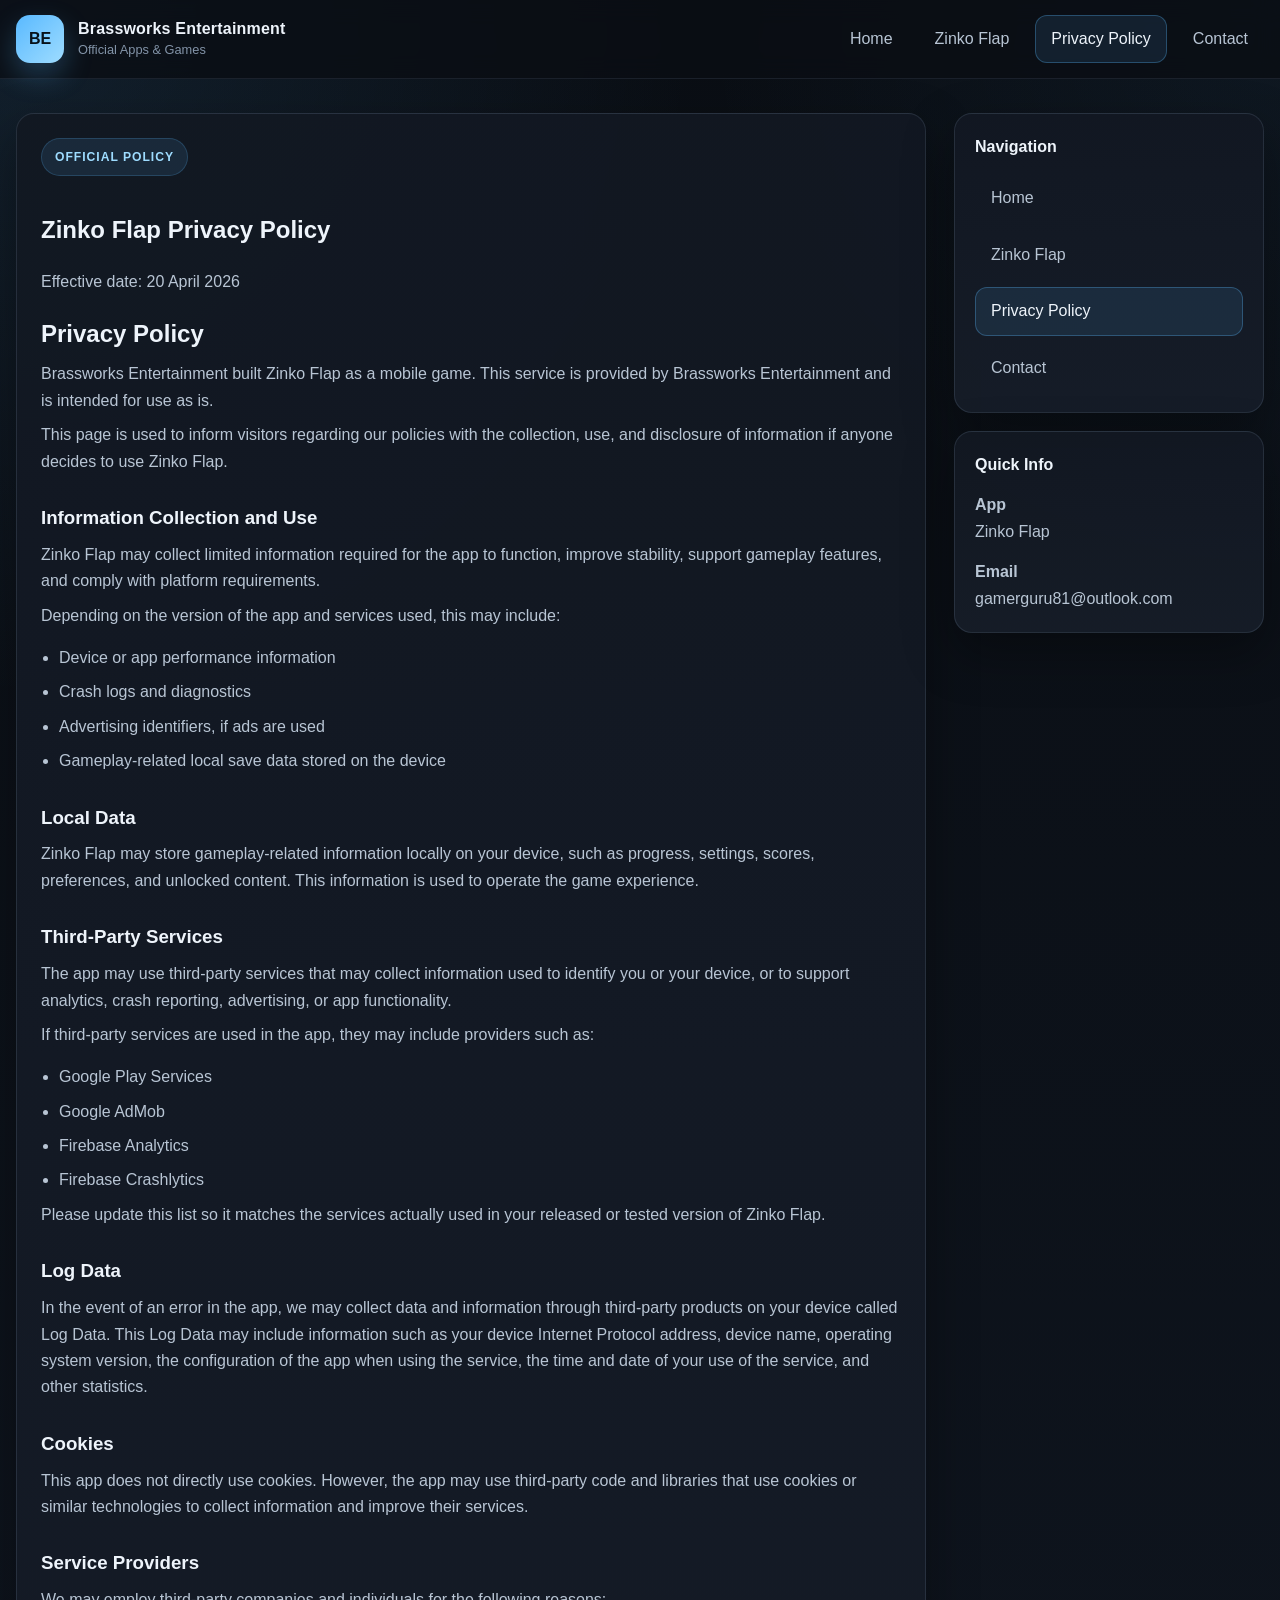
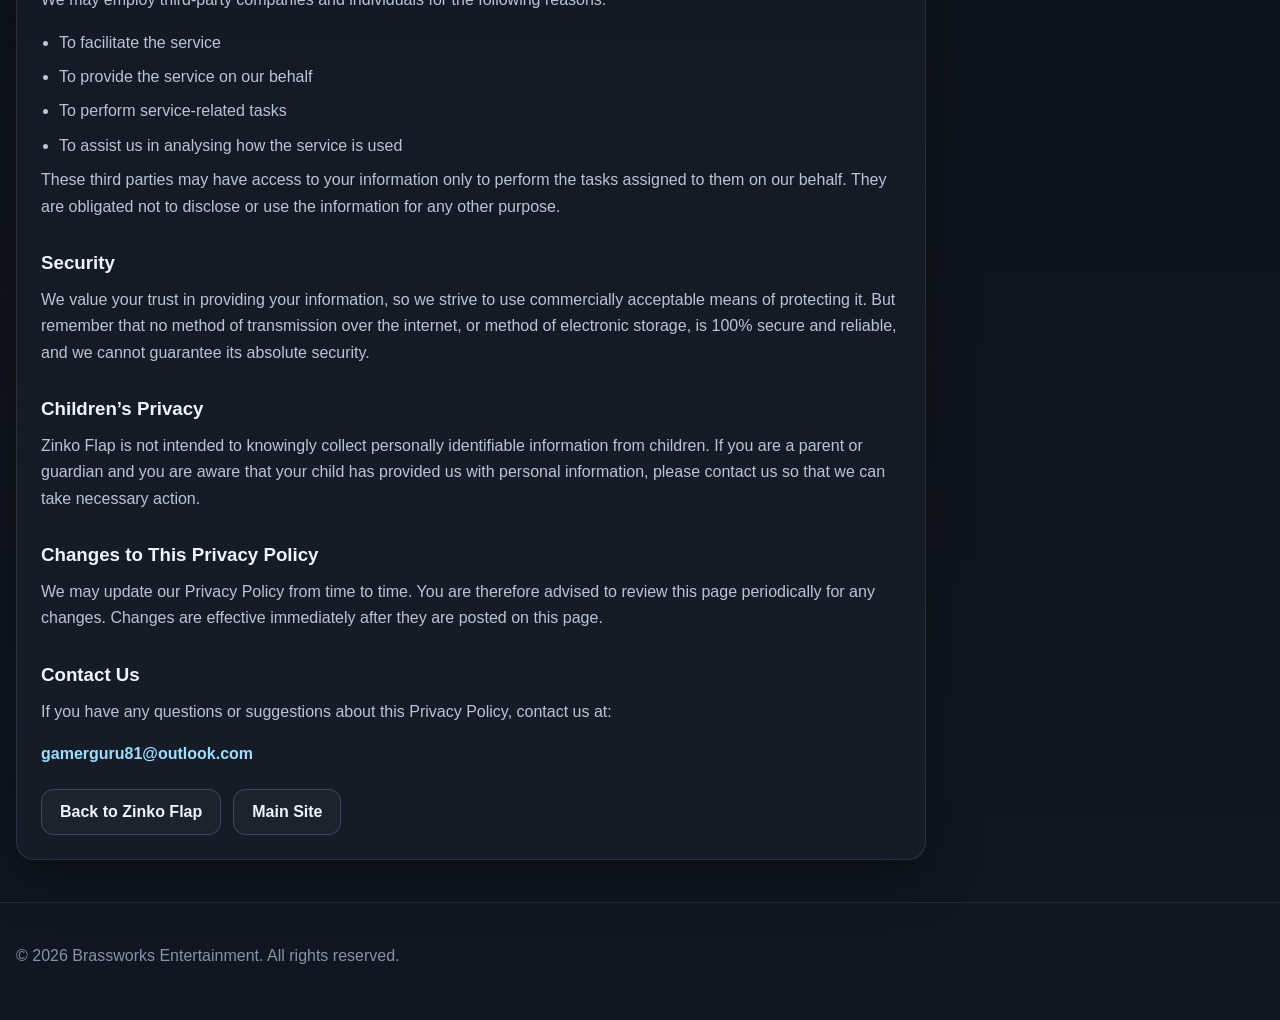
<file: zinkoflap/privacy.html>
<!doctype html>
<html lang="en">
<head>
  <meta charset="UTF-8" />
  <meta name="viewport" content="width=device-width, initial-scale=1.0" />
  <title>Zinko Flap Privacy Policy | Brassworks Entertainment</title>
  <meta
    name="description"
    content="Privacy Policy for Zinko Flap by Brassworks Entertainment."
  />
  <link rel="stylesheet" href="../style.css" />
</head>
<body>
  <header class="topbar">
    <div class="wrap topbar-inner">
      <a class="brand" href="../index.html" aria-label="Brassworks Entertainment home">
        <span class="brand-mark">BE</span>
        <span class="brand-text">
          <strong>Brassworks Entertainment</strong>
          <small>Official Apps & Games</small>
        </span>
      </a>

      <nav class="top-nav" aria-label="Main navigation">
        <a href="../index.html">Home</a>
        <a href="index.html">Zinko Flap</a>
        <a class="active" href="privacy.html">Privacy Policy</a>
        <a href="#contact">Contact</a>
      </nav>
    </div>
  </header>

  <div class="wrap page-shell">
    <main class="main-column">
      <section class="card policy-section">
        <div class="hero-badge">Official Policy</div>
        <h1>Zinko Flap Privacy Policy</h1>
        <p class="muted-line">Effective date: 20 April 2026</p>

        <h2>Privacy Policy</h2>
        <p>
          Brassworks Entertainment built Zinko Flap as a mobile game. This service is provided by
          Brassworks Entertainment and is intended for use as is.
        </p>

        <p>
          This page is used to inform visitors regarding our policies with the collection, use, and
          disclosure of information if anyone decides to use Zinko Flap.
        </p>

        <h3>Information Collection and Use</h3>
        <p>
          Zinko Flap may collect limited information required for the app to function, improve
          stability, support gameplay features, and comply with platform requirements.
        </p>

        <p>Depending on the version of the app and services used, this may include:</p>
        <ul>
          <li>Device or app performance information</li>
          <li>Crash logs and diagnostics</li>
          <li>Advertising identifiers, if ads are used</li>
          <li>Gameplay-related local save data stored on the device</li>
        </ul>

        <h3>Local Data</h3>
        <p>
          Zinko Flap may store gameplay-related information locally on your device, such as progress,
          settings, scores, preferences, and unlocked content. This information is used to operate the game experience.
        </p>

        <h3>Third-Party Services</h3>
        <p>
          The app may use third-party services that may collect information used to identify you or
          your device, or to support analytics, crash reporting, advertising, or app functionality.
        </p>

        <p>If third-party services are used in the app, they may include providers such as:</p>
        <ul>
          <li>Google Play Services</li>
          <li>Google AdMob</li>
          <li>Firebase Analytics</li>
          <li>Firebase Crashlytics</li>
        </ul>

        <p>
          Please update this list so it matches the services actually used in your released or tested version of Zinko Flap.
        </p>

        <h3>Log Data</h3>
        <p>
          In the event of an error in the app, we may collect data and information through third-party
          products on your device called Log Data. This Log Data may include information such as your
          device Internet Protocol address, device name, operating system version, the configuration of
          the app when using the service, the time and date of your use of the service, and other statistics.
        </p>

        <h3>Cookies</h3>
        <p>
          This app does not directly use cookies. However, the app may use third-party code and
          libraries that use cookies or similar technologies to collect information and improve their services.
        </p>

        <h3>Service Providers</h3>
        <p>
          We may employ third-party companies and individuals for the following reasons:
        </p>
        <ul>
          <li>To facilitate the service</li>
          <li>To provide the service on our behalf</li>
          <li>To perform service-related tasks</li>
          <li>To assist us in analysing how the service is used</li>
        </ul>

        <p>
          These third parties may have access to your information only to perform the tasks assigned
          to them on our behalf. They are obligated not to disclose or use the information for any other purpose.
        </p>

        <h3>Security</h3>
        <p>
          We value your trust in providing your information, so we strive to use commercially
          acceptable means of protecting it. But remember that no method of transmission over the internet,
          or method of electronic storage, is 100% secure and reliable, and we cannot guarantee its absolute security.
        </p>

        <h3>Children’s Privacy</h3>
        <p>
          Zinko Flap is not intended to knowingly collect personally identifiable information from children.
          If you are a parent or guardian and you are aware that your child has provided us with personal information,
          please contact us so that we can take necessary action.
        </p>

        <h3>Changes to This Privacy Policy</h3>
        <p>
          We may update our Privacy Policy from time to time. You are therefore advised to review this
          page periodically for any changes. Changes are effective immediately after they are posted on this page.
        </p>

        <h3 id="contact">Contact Us</h3>
        <p>
          If you have any questions or suggestions about this Privacy Policy, contact us at:
        </p>
        <p class="contact-link">
          <a href="mailto:gamerguru81@outlook.com">gamerguru81@outlook.com</a>
        </p>

        <div class="button-row">
          <a class="btn btn-secondary" href="index.html">Back to Zinko Flap</a>
          <a class="btn btn-secondary" href="../index.html">Main Site</a>
        </div>
      </section>
    </main>

    <aside class="sidebar">
      <section class="sidebar-card">
        <h3>Navigation</h3>
        <nav class="side-nav" aria-label="Sidebar navigation">
          <a href="../index.html">Home</a>
          <a href="index.html">Zinko Flap</a>
          <a class="active" href="privacy.html">Privacy Policy</a>
          <a href="#contact">Contact</a>
        </nav>
      </section>

      <section class="sidebar-card">
        <h3>Quick Info</h3>
        <div class="info-block">
          <p><strong>App</strong><br>Zinko Flap</p>
          <p><strong>Email</strong><br>gamerguru81@outlook.com</p>
        </div>
      </section>
    </aside>
  </div>

  <footer class="footer">
    <div class="wrap footer-inner">
      <p>&copy; 2026 Brassworks Entertainment. All rights reserved.</p>
    </div>
  </footer>
</body>
</html>
</file>
<file: style.css>
:root {
  --bg: #0a0e14;
  --bg-2: #101722;
  --panel: rgba(18, 24, 34, 0.96);
  --panel-soft: rgba(22, 29, 40, 0.96);
  --border: rgba(128, 150, 176, 0.18);
  --border-strong: rgba(128, 150, 176, 0.32);
  --text: #eef4fb;
  --text-soft: #b8c5d4;
  --text-muted: #8394a8;
  --accent: #59b9ff;
  --accent-2: #9edcff;
  --shadow: 0 20px 50px rgba(0, 0, 0, 0.35);
  --radius-xl: 24px;
  --radius-lg: 18px;
  --radius-md: 14px;
  --wrap: 1380px;
  --sidebar: 310px;
}

* {
  box-sizing: border-box;
}

html {
  scroll-behavior: smooth;
}

body {
  margin: 0;
  color: var(--text);
  font-family: Arial, Helvetica, sans-serif;
  line-height: 1.65;
  background:
    radial-gradient(circle at top left, rgba(89, 185, 255, 0.11), transparent 24%),
    radial-gradient(circle at top right, rgba(89, 185, 255, 0.06), transparent 20%),
    linear-gradient(180deg, var(--bg) 0%, var(--bg-2) 100%);
}

img {
  display: block;
  max-width: 100%;
}

a {
  color: var(--accent-2);
  text-decoration: none;
}

a:hover {
  text-decoration: none;
}

.wrap {
  width: min(var(--wrap), calc(100% - 32px));
  margin: 0 auto;
}

.topbar {
  position: sticky;
  top: 0;
  z-index: 1000;
  backdrop-filter: blur(12px);
  background: rgba(10, 14, 20, 0.82);
  border-bottom: 1px solid rgba(128, 150, 176, 0.14);
}

.topbar-inner {
  min-height: 78px;
  display: flex;
  align-items: center;
  justify-content: space-between;
  gap: 20px;
}

.brand {
  display: flex;
  align-items: center;
  gap: 14px;
  color: var(--text);
}

.brand-mark {
  width: 48px;
  height: 48px;
  border-radius: 14px;
  display: grid;
  place-items: center;
  font-weight: 800;
  font-size: 1rem;
  color: #07111a;
  background: linear-gradient(135deg, var(--accent) 0%, var(--accent-2) 100%);
  box-shadow: 0 12px 28px rgba(89, 185, 255, 0.26);
}

.brand-text {
  display: flex;
  flex-direction: column;
  line-height: 1.15;
}

.brand-text strong {
  font-size: 1rem;
  letter-spacing: 0.2px;
}

.brand-text small {
  margin-top: 4px;
  color: var(--text-muted);
  font-size: 0.8rem;
}

.top-nav {
  display: flex;
  flex-wrap: wrap;
  justify-content: flex-end;
  gap: 10px;
}

.top-nav a,
.side-nav a {
  display: inline-flex;
  align-items: center;
  min-height: 42px;
  padding: 10px 15px;
  border-radius: 12px;
  color: var(--text-soft);
  border: 1px solid transparent;
  transition: 0.18s ease;
}

.top-nav a:hover,
.side-nav a:hover,
.quick-links a:hover {
  color: var(--text);
  background: rgba(255, 255, 255, 0.04);
  border-color: rgba(255, 255, 255, 0.06);
}

.top-nav a.active,
.side-nav a.active {
  color: var(--text);
  background: rgba(89, 185, 255, 0.11);
  border-color: rgba(89, 185, 255, 0.3);
}

.page-shell {
  display: grid;
  grid-template-columns: minmax(0, 1fr) var(--sidebar);
  gap: 28px;
  align-items: start;
  padding: 34px 0 0;
}

.main-column {
  min-width: 0;
}

.home-hero,
.hero {
  padding: 38px;
  border-radius: var(--radius-xl);
  background:
    linear-gradient(180deg, rgba(18, 24, 34, 0.98) 0%, rgba(14, 20, 30, 0.98) 100%);
  border: 1px solid var(--border);
  box-shadow: var(--shadow);
  margin-bottom: 28px;
}

.compact-hero {
  display: grid;
  grid-template-columns: minmax(0, 1fr) 320px;
  gap: 24px;
  align-items: center;
}

.hero-badge {
  display: inline-block;
  margin-bottom: 14px;
  padding: 8px 13px;
  border-radius: 999px;
  font-size: 0.76rem;
  font-weight: 700;
  letter-spacing: 0.08em;
  text-transform: uppercase;
  color: var(--accent-2);
  background: rgba(89, 185, 255, 0.11);
  border: 1px solid rgba(89, 185, 255, 0.2);
}

.home-hero h1,
.hero h1 {
  margin: 0 0 14px;
  font-size: clamp(2rem, 4vw, 3.4rem);
  line-height: 1.05;
  letter-spacing: -0.03em;
}

.hero-copy {
  max-width: 760px;
  margin: 0;
  color: var(--text-soft);
  font-size: 1.06rem;
}

.hero-mini-card {
  display: flex;
  align-items: center;
  gap: 18px;
  padding: 20px;
  border-radius: 20px;
  background: linear-gradient(180deg, rgba(25, 33, 46, 0.96) 0%, rgba(16, 22, 31, 0.98) 100%);
  border: 1px solid var(--border-strong);
  box-shadow: var(--shadow);
}

.hero-mini-icon {
  width: 110px;
  height: 110px;
  object-fit: cover;
  border-radius: 24px;
  border: 1px solid var(--border-strong);
  flex-shrink: 0;
}

.hero-mini-body h2,
.card h2,
.sidebar-card h3 {
  margin: 0;
}

.hero-mini-body p,
.card p {
  margin: 8px 0 0;
  color: var(--text-soft);
}

.text-link {
  display: inline-block;
  margin-top: 12px;
  font-weight: 700;
}

.spotlight-label,
.section-label,
.mini-label {
  display: inline-block;
  margin-bottom: 8px;
  font-size: 0.76rem;
  font-weight: 700;
  letter-spacing: 0.08em;
  text-transform: uppercase;
  color: var(--text-muted);
}

.button-row {
  display: flex;
  flex-wrap: wrap;
  gap: 12px;
  margin-top: 22px;
}

.btn {
  display: inline-flex;
  align-items: center;
  justify-content: center;
  min-height: 46px;
  padding: 0 18px;
  border-radius: 13px;
  font-weight: 700;
  border: 1px solid transparent;
  transition: transform 0.16s ease, background 0.16s ease, border-color 0.16s ease;
}

.btn:hover {
  transform: translateY(-1px);
}

.btn-primary {
  color: #07111a;
  background: linear-gradient(135deg, var(--accent) 0%, var(--accent-2) 100%);
  box-shadow: 0 12px 28px rgba(89, 185, 255, 0.18);
}

.btn-secondary {
  color: var(--text);
  background: rgba(255, 255, 255, 0.03);
  border-color: var(--border-strong);
}

.home-section {
  margin-bottom: 28px;
}

.section-heading {
  margin-bottom: 18px;
}

.section-heading h2,
.info-card h3,
.game-feature-card h3,
.update-card h3,
.roadmap-card h3,
.support-card h3 {
  margin: 0 0 8px;
}

.section-heading p {
  margin: 0;
  color: var(--text-soft);
}

.grid,
.info-grid,
.stack-grid {
  display: grid;
  gap: 22px;
}

.info-grid {
  grid-template-columns: repeat(2, minmax(0, 1fr));
}

.single-column-grid,
.stack-grid {
  grid-template-columns: 1fr;
}

.card {
  padding: 24px;
  border-radius: var(--radius-lg);
  background: linear-gradient(180deg, var(--panel) 0%, var(--panel-soft) 100%);
  border: 1px solid var(--border);
  box-shadow: var(--shadow);
}

.feature-list,
.meta-list,
.policy-section ul {
  color: var(--text-soft);
  margin: 16px 0 0;
  padding-left: 18px;
}

.feature-list li + li,
.meta-list li + li,
.policy-section ul li + li {
  margin-top: 8px;
}

.game-feature-header {
  display: grid;
  grid-template-columns: 92px minmax(0, 1fr);
  gap: 16px;
  align-items: center;
}

.game-feature-icon {
  width: 92px;
  height: 92px;
  object-fit: cover;
  border-radius: 20px;
  border: 1px solid var(--border-strong);
}

.sidebar {
  position: sticky;
  top: 102px;
  display: flex;
  flex-direction: column;
  gap: 18px;
}

.sidebar-card {
  padding: 20px;
  border-radius: var(--radius-lg);
  background: linear-gradient(180deg, var(--panel) 0%, var(--panel-soft) 100%);
  border: 1px solid var(--border);
  box-shadow: var(--shadow);
}

.sidebar-card h3 {
  margin-bottom: 14px;
  font-size: 1rem;
}

.side-nav {
  display: flex;
  flex-direction: column;
  gap: 8px;
}

.info-block p {
  margin: 0 0 14px;
  color: var(--text-soft);
}

.info-block p:last-child {
  margin-bottom: 0;
}

.footer {
  margin-top: 42px;
  border-top: 1px solid rgba(128, 150, 176, 0.14);
}

.footer-inner {
  padding: 24px 0 34px;
  color: var(--text-muted);
}

.zinko-logo {
  animation: zinkoGlow 3s ease-in-out infinite;
}

@keyframes zinkoGlow {
  0% {
    filter: drop-shadow(0 0 10px rgba(255, 150, 0, 0.20));
  }
  50% {
    filter: drop-shadow(0 0 26px rgba(255, 190, 0, 0.52));
  }
  100% {
    filter: drop-shadow(0 0 10px rgba(255, 150, 0, 0.20));
  }
}

.zinko-sidebar-hero {
  width: 220px;
  max-width: 100%;
  margin: 0 auto 14px;
  display: block;
  border-radius: 18px;
}

.zinko-gallery-grid {
  display: grid;
  grid-template-columns: repeat(auto-fit, minmax(140px, 1fr));
  gap: 18px;
  align-items: start;
}

.zinko-gallery-item {
  text-align: center;
}

.zinko-gallery-item img {
  width: 140px;
  max-width: 100%;
  margin: 0 auto 10px;
  border-radius: 12px;
}

.zinko-gallery-item p {
  margin: 0;
  color: var(--text-muted);
  font-size: 13px;
}

.app-hero {
  display: grid;
  grid-template-columns: 360px minmax(0, 1fr);
  gap: 28px;
  align-items: center;
}

.app-icon {
  width: 220px;
  height: 220px;
  object-fit: cover;
  border-radius: 32px;
  border: 1px solid var(--border-strong);
  box-shadow: var(--shadow);
}

.app-banner {
  width: 360px;
  max-width: 100%;
  border-radius: 24px;
  border: 1px solid var(--border-strong);
  box-shadow: var(--shadow);
  object-fit: cover;
}

.zinko-zoom-hero {
  background:
    radial-gradient(circle at 20% 20%, rgba(255, 210, 80, 0.12), transparent 28%),
    radial-gradient(circle at 80% 10%, rgba(60, 210, 255, 0.12), transparent 30%),
    linear-gradient(180deg, rgba(18, 24, 34, 0.98) 0%, rgba(14, 20, 30, 0.98) 100%);
}

.support-email,
.inline-email,
.contact-link a {
  display: inline-block;
  margin-top: 8px;
  font-weight: 700;
}

.muted-line {
  color: var(--text-muted);
  margin-top: 0;
}

.policy-section h2,
.policy-section h3 {
  margin-top: 28px;
  margin-bottom: 8px;
}

.policy-section h2:first-of-type {
  margin-top: 18px;
}

@media (max-width: 1180px) {
  .compact-hero {
    grid-template-columns: 1fr;
  }
}

@media (max-width: 1080px) {
  .page-shell {
    grid-template-columns: 1fr;
  }

  .sidebar {
    position: static;
    top: auto;
    order: -1;
  }

  .side-nav {
    flex-direction: row;
    flex-wrap: wrap;
  }
}

@media (max-width: 900px) {
  .app-hero {
    grid-template-columns: 1fr;
  }

  .app-banner {
    width: 100%;
  }

  .app-icon {
    width: 180px;
    height: 180px;
  }
}

@media (max-width: 760px) {
  .topbar-inner {
    padding: 14px 0;
    flex-direction: column;
    align-items: flex-start;
  }

  .top-nav {
    width: 100%;
    justify-content: flex-start;
  }

  .home-hero,
  .hero,
  .card,
  .sidebar-card {
    padding: 20px;
  }

  .game-feature-header {
    grid-template-columns: 1fr;
  }

  .hero-mini-card {
    flex-direction: column;
    align-items: flex-start;
  }

  .hero-mini-icon,
  .game-feature-icon {
    width: 100px;
    height: 100px;
  }

  .zinko-sidebar-hero {
    width: 170px;
  }
}
</file>
